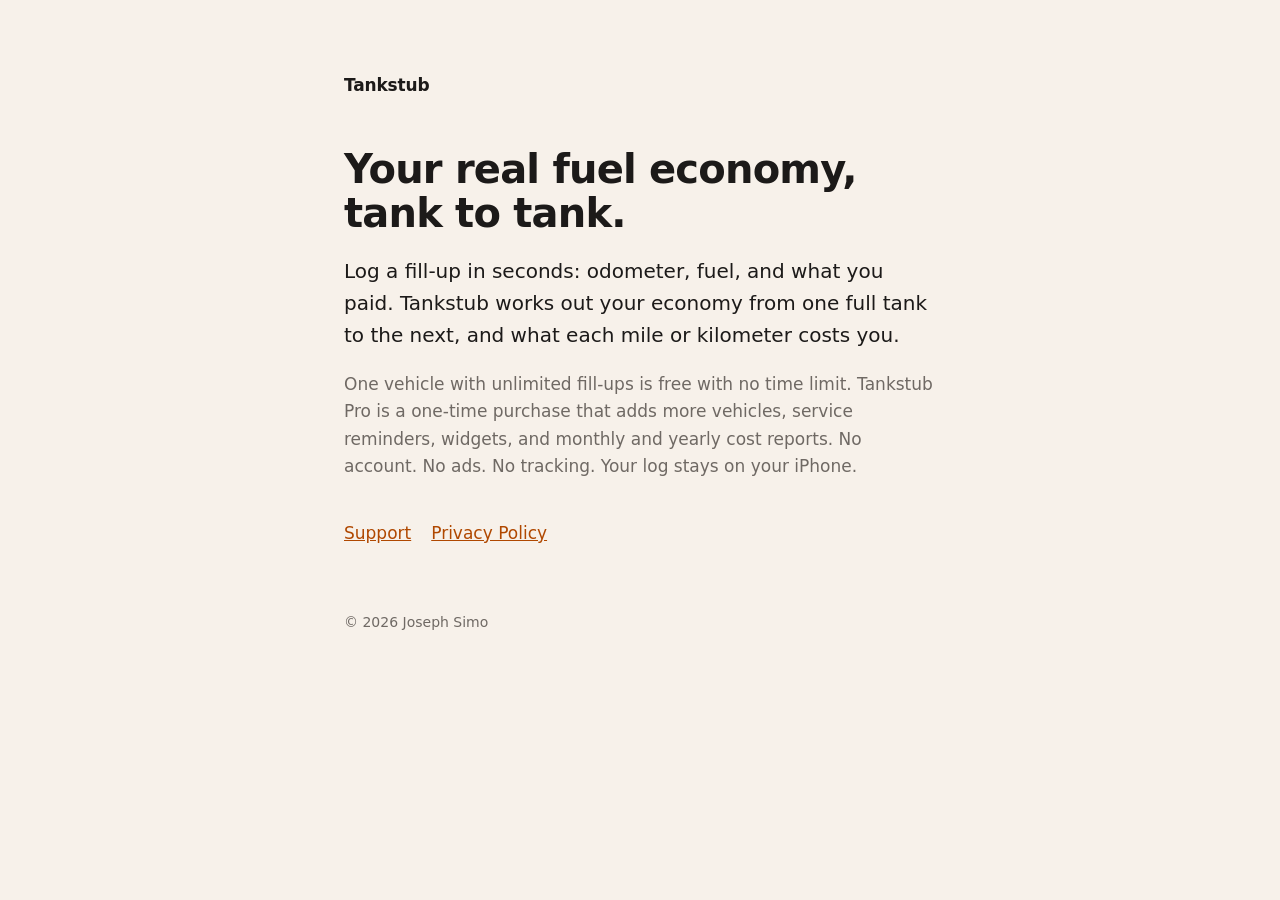
<file: index.html>
<!doctype html>
<html lang="en"><head><meta charset="utf-8"><meta name="viewport" content="width=device-width,initial-scale=1">
<title>Tankstub: MPG and fuel log</title>
<meta name="description" content="Tankstub logs every fill-up and shows your real fuel economy and what driving costs you. No account, no ads, no tracking.">
<link rel="stylesheet" href="./style.css"></head>
<body><main>
<header><a href="./">Tankstub</a></header>
<h1>Your real fuel economy, tank to tank.</h1>
<p class="lead">Log a fill-up in seconds: odometer, fuel, and what you paid. Tankstub works out your economy from one full tank to the next, and what each mile or kilometer costs you.</p>
<p>One vehicle with unlimited fill-ups is free with no time limit. Tankstub Pro is a one-time purchase that adds more vehicles, service reminders, widgets, and monthly and yearly cost reports. No account. No ads. No tracking. Your log stays on your iPhone.</p>
<nav><a href="support/">Support</a><a href="privacy/">Privacy Policy</a></nav>
<footer>&copy; 2026 Joseph Simo</footer>
</main></body></html>
</file>
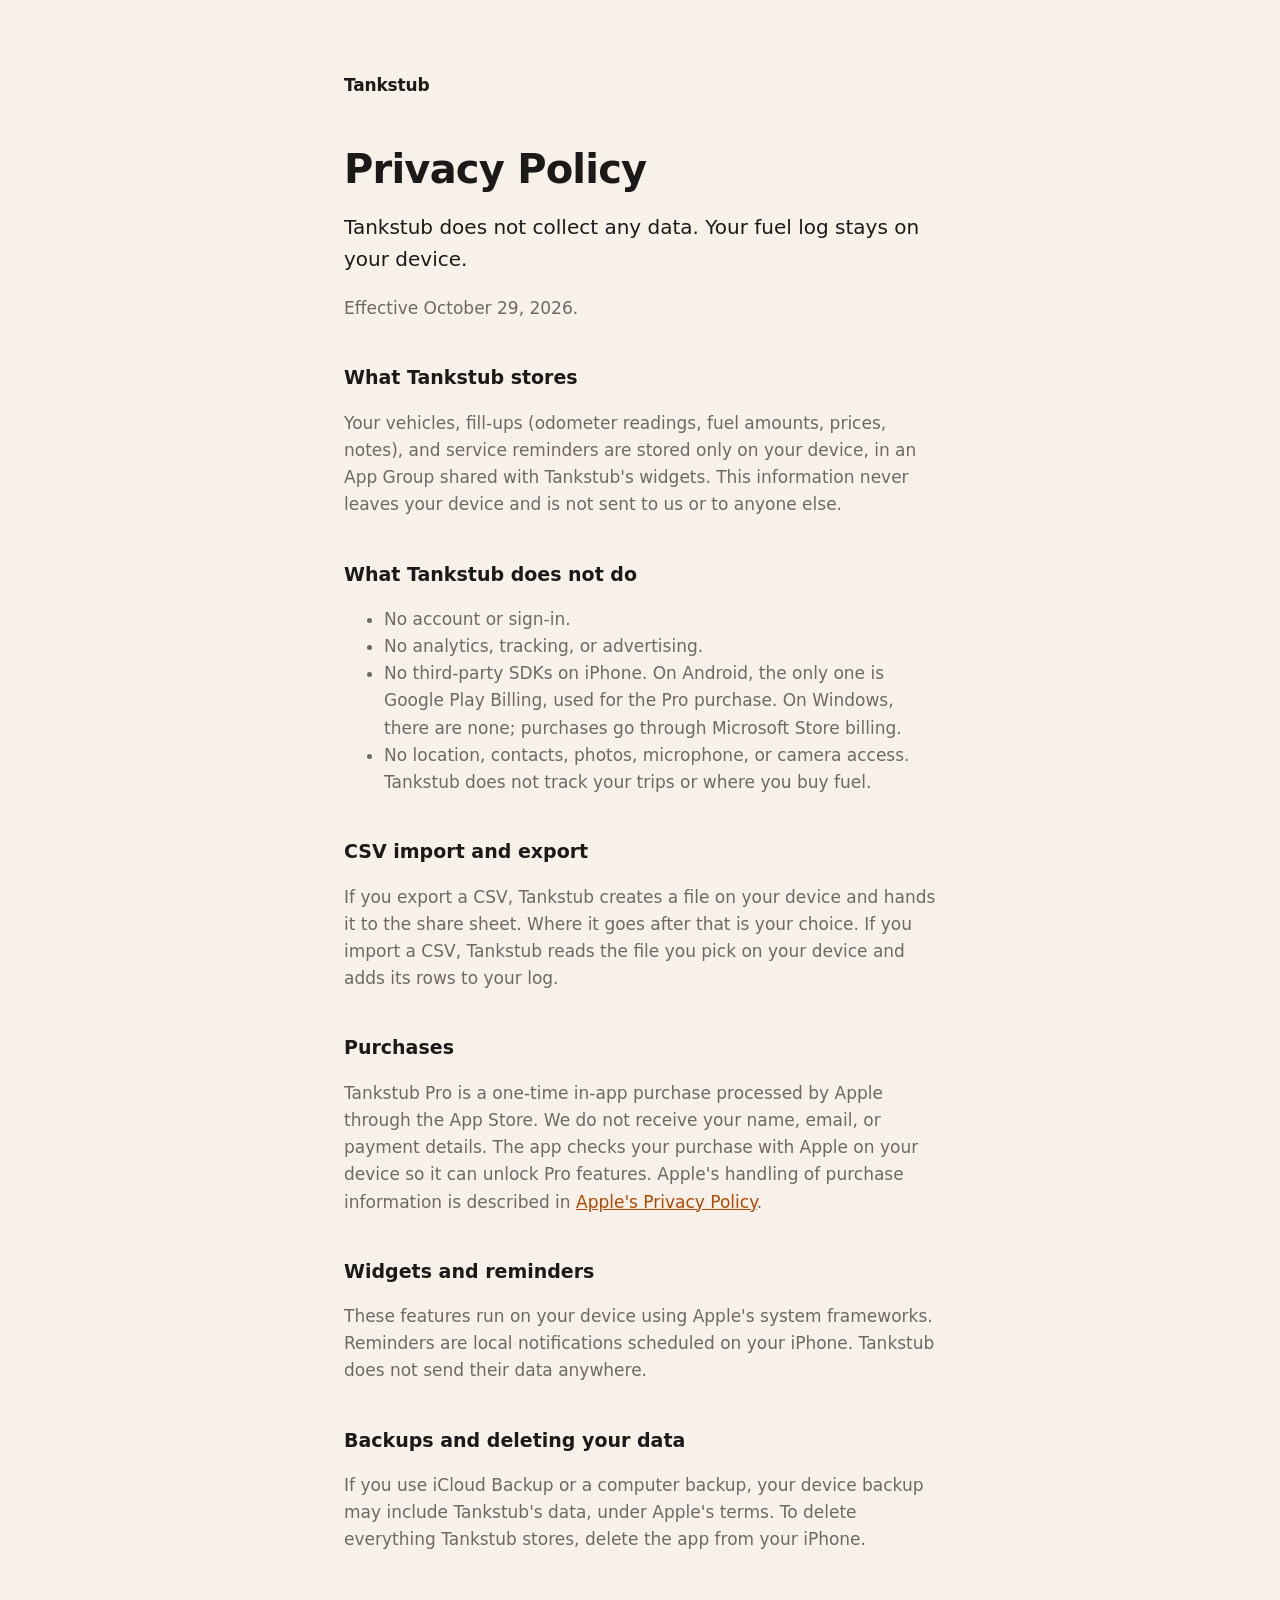
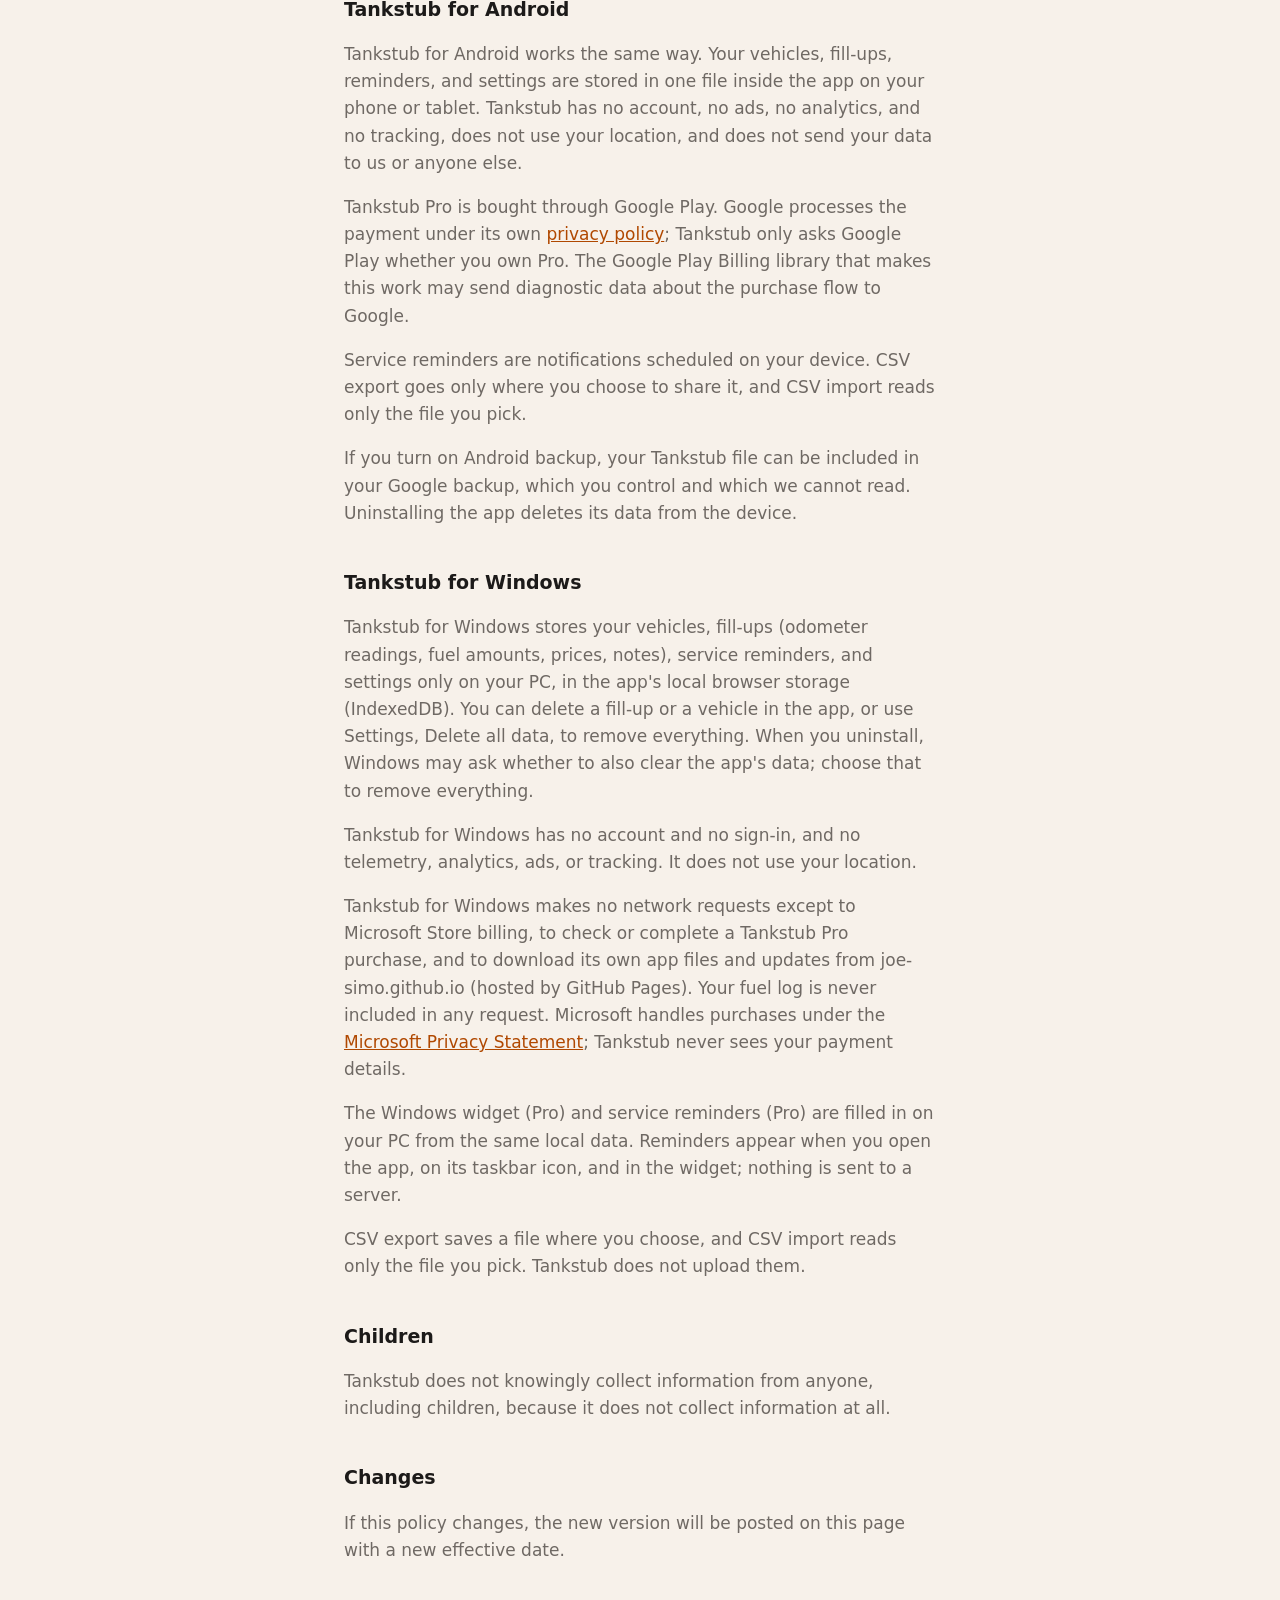
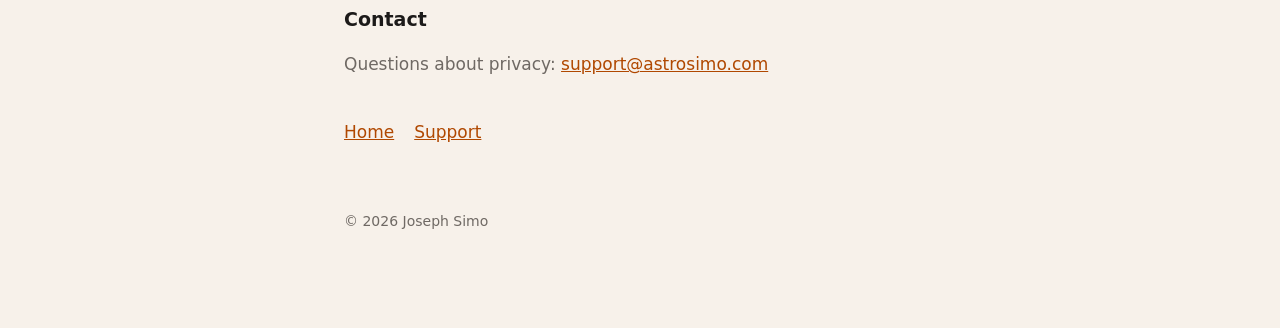
<file: privacy/index.html>
<!doctype html>
<html lang="en"><head><meta charset="utf-8"><meta name="viewport" content="width=device-width,initial-scale=1">
<title>Privacy Policy | Tankstub</title>
<meta name="description" content="Tankstub does not collect any data. Your fuel log stays on your device.">
<link rel="stylesheet" href="../style.css"></head>
<body><main>
<header><a href="../">Tankstub</a></header>
<h1>Privacy Policy</h1>
<p class="lead">Tankstub does not collect any data. Your fuel log stays on your device.</p>
<p>Effective October 29, 2026.</p>

<h2>What Tankstub stores</h2>
<p>Your vehicles, fill-ups (odometer readings, fuel amounts, prices, notes), and service reminders are stored only on your device, in an App Group shared with Tankstub's widgets. This information never leaves your device and is not sent to us or to anyone else.</p>

<h2>What Tankstub does not do</h2>
<ul>
<li>No account or sign-in.</li>
<li>No analytics, tracking, or advertising.</li>
<li>No third-party SDKs on iPhone. On Android, the only one is Google Play Billing, used for the Pro purchase. On Windows, there are none; purchases go through Microsoft Store billing.</li>
<li>No location, contacts, photos, microphone, or camera access. Tankstub does not track your trips or where you buy fuel.</li>
</ul>

<h2>CSV import and export</h2>
<p>If you export a CSV, Tankstub creates a file on your device and hands it to the share sheet. Where it goes after that is your choice. If you import a CSV, Tankstub reads the file you pick on your device and adds its rows to your log.</p>

<h2>Purchases</h2>
<p>Tankstub Pro is a one-time in-app purchase processed by Apple through the App Store. We do not receive your name, email, or payment details. The app checks your purchase with Apple on your device so it can unlock Pro features. Apple's handling of purchase information is described in <a href="https://www.apple.com/legal/privacy/">Apple's Privacy Policy</a>.</p>

<h2>Widgets and reminders</h2>
<p>These features run on your device using Apple's system frameworks. Reminders are local notifications scheduled on your iPhone. Tankstub does not send their data anywhere.</p>

<h2>Backups and deleting your data</h2>
<p>If you use iCloud Backup or a computer backup, your device backup may include Tankstub's data, under Apple's terms. To delete everything Tankstub stores, delete the app from your iPhone.</p>

<h2>Tankstub for Android</h2>
<p>Tankstub for Android works the same way. Your vehicles, fill-ups, reminders, and settings are stored in one file inside the app on your phone or tablet. Tankstub has no account, no ads, no analytics, and no tracking, does not use your location, and does not send your data to us or anyone else.</p>
<p>Tankstub Pro is bought through Google Play. Google processes the payment under its own <a href="https://policies.google.com/privacy">privacy policy</a>; Tankstub only asks Google Play whether you own Pro. The Google Play Billing library that makes this work may send diagnostic data about the purchase flow to Google.</p>
<p>Service reminders are notifications scheduled on your device. CSV export goes only where you choose to share it, and CSV import reads only the file you pick.</p>
<p>If you turn on Android backup, your Tankstub file can be included in your Google backup, which you control and which we cannot read. Uninstalling the app deletes its data from the device.</p>

<h2>Tankstub for Windows</h2>
<p>Tankstub for Windows stores your vehicles, fill-ups (odometer readings, fuel amounts, prices, notes), service reminders, and settings only on your PC, in the app's local browser storage (IndexedDB). You can delete a fill-up or a vehicle in the app, or use Settings, Delete all data, to remove everything. When you uninstall, Windows may ask whether to also clear the app's data; choose that to remove everything.</p>
<p>Tankstub for Windows has no account and no sign-in, and no telemetry, analytics, ads, or tracking. It does not use your location.</p>
<p>Tankstub for Windows makes no network requests except to Microsoft Store billing, to check or complete a Tankstub Pro purchase, and to download its own app files and updates from joe-simo.github.io (hosted by GitHub Pages). Your fuel log is never included in any request. Microsoft handles purchases under the <a href="https://privacy.microsoft.com/privacystatement">Microsoft Privacy Statement</a>; Tankstub never sees your payment details.</p>
<p>The Windows widget (Pro) and service reminders (Pro) are filled in on your PC from the same local data. Reminders appear when you open the app, on its taskbar icon, and in the widget; nothing is sent to a server.</p>
<p>CSV export saves a file where you choose, and CSV import reads only the file you pick. Tankstub does not upload them.</p>

<h2>Children</h2>
<p>Tankstub does not knowingly collect information from anyone, including children, because it does not collect information at all.</p>

<h2>Changes</h2>
<p>If this policy changes, the new version will be posted on this page with a new effective date.</p>

<h2>Contact</h2>
<p>Questions about privacy: <a href="mailto:support@astrosimo.com">support@astrosimo.com</a></p>
<nav><a href="../">Home</a><a href="../support/">Support</a></nav>
<footer>&copy; 2026 Joseph Simo</footer>
</main></body></html>
</file>
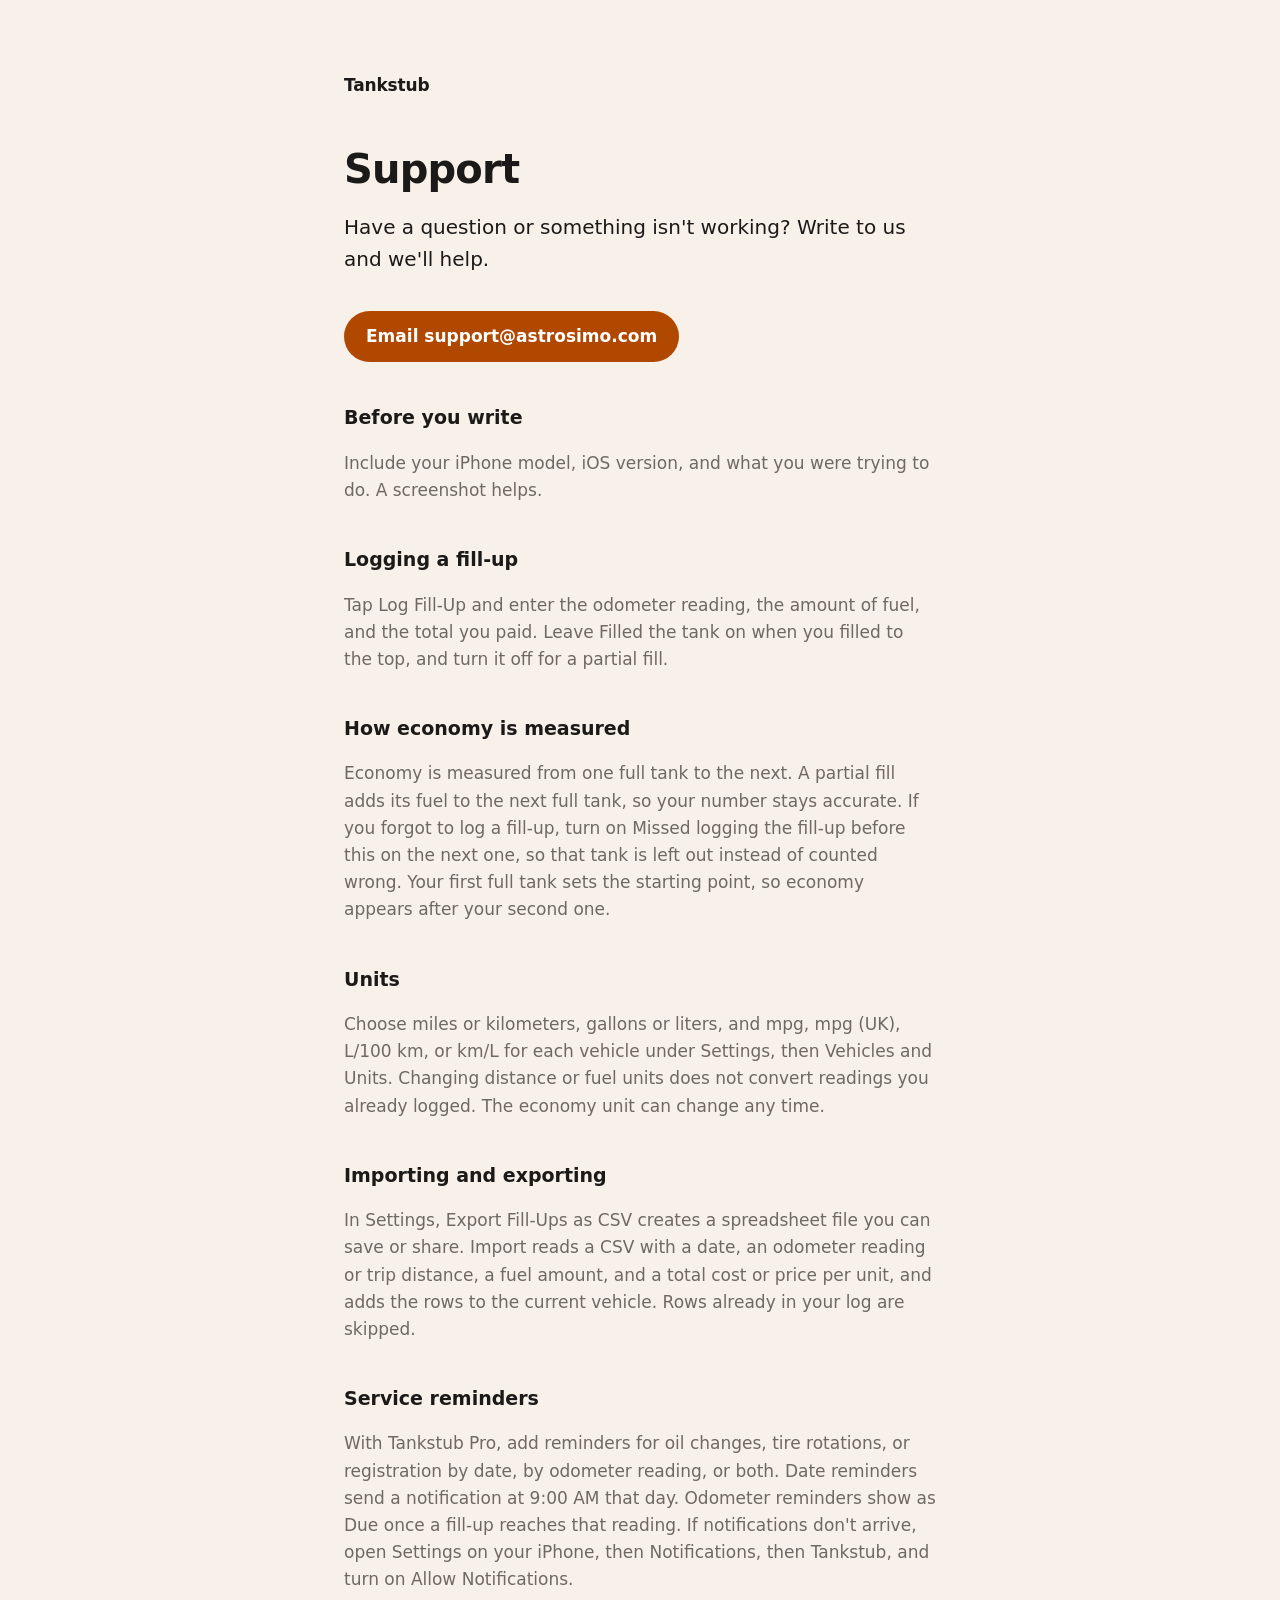
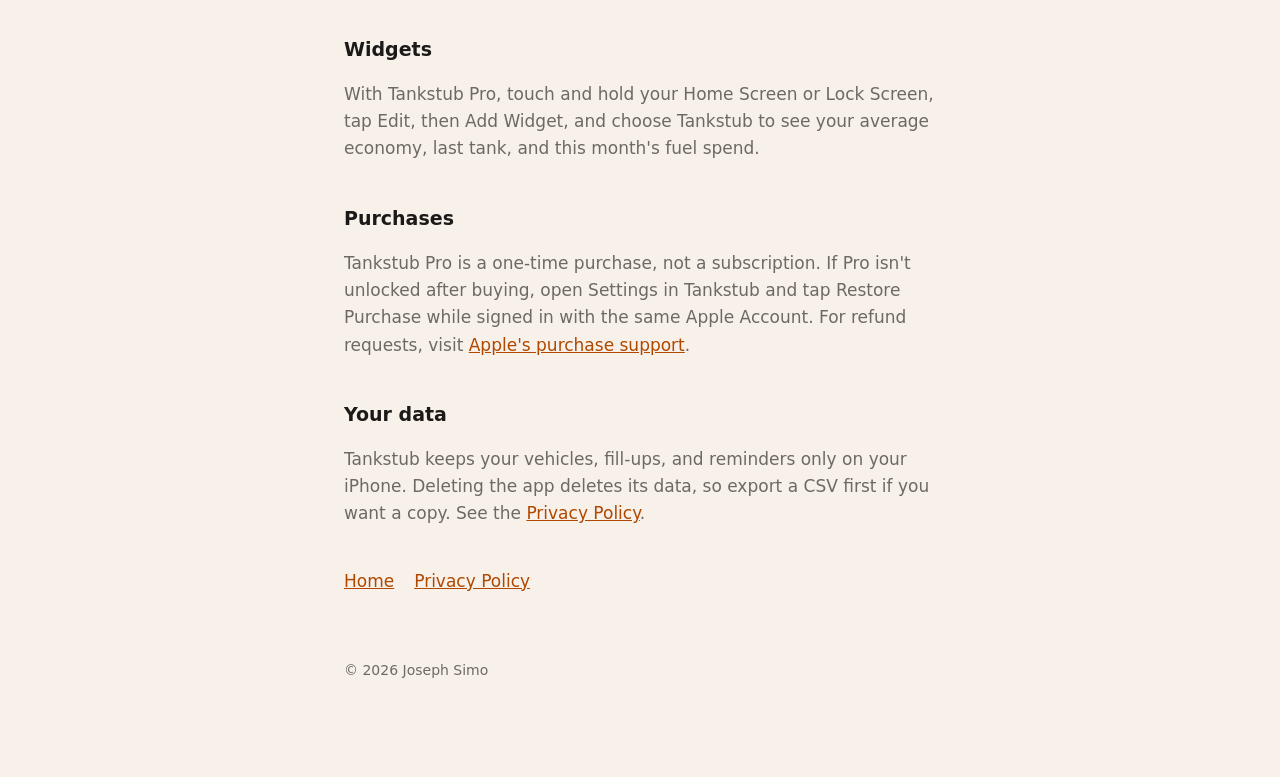
<file: support/index.html>
<!doctype html>
<html lang="en"><head><meta charset="utf-8"><meta name="viewport" content="width=device-width,initial-scale=1">
<title>Support | Tankstub</title>
<meta name="description" content="Help with Tankstub, the fuel economy and fill-up log.">
<link rel="stylesheet" href="../style.css"></head>
<body><main>
<header><a href="../">Tankstub</a></header>
<h1>Support</h1>
<p class="lead">Have a question or something isn't working? Write to us and we'll help.</p>
<a class="button" href="mailto:support@astrosimo.com?subject=Tankstub%20support">Email support@astrosimo.com</a>

<h2>Before you write</h2>
<p>Include your iPhone model, iOS version, and what you were trying to do. A screenshot helps.</p>

<h2>Logging a fill-up</h2>
<p>Tap Log Fill-Up and enter the odometer reading, the amount of fuel, and the total you paid. Leave Filled the tank on when you filled to the top, and turn it off for a partial fill.</p>

<h2>How economy is measured</h2>
<p>Economy is measured from one full tank to the next. A partial fill adds its fuel to the next full tank, so your number stays accurate. If you forgot to log a fill-up, turn on Missed logging the fill-up before this on the next one, so that tank is left out instead of counted wrong. Your first full tank sets the starting point, so economy appears after your second one.</p>

<h2>Units</h2>
<p>Choose miles or kilometers, gallons or liters, and mpg, mpg (UK), L/100 km, or km/L for each vehicle under Settings, then Vehicles and Units. Changing distance or fuel units does not convert readings you already logged. The economy unit can change any time.</p>

<h2>Importing and exporting</h2>
<p>In Settings, Export Fill-Ups as CSV creates a spreadsheet file you can save or share. Import reads a CSV with a date, an odometer reading or trip distance, a fuel amount, and a total cost or price per unit, and adds the rows to the current vehicle. Rows already in your log are skipped.</p>

<h2>Service reminders</h2>
<p>With Tankstub Pro, add reminders for oil changes, tire rotations, or registration by date, by odometer reading, or both. Date reminders send a notification at 9:00 AM that day. Odometer reminders show as Due once a fill-up reaches that reading. If notifications don't arrive, open Settings on your iPhone, then Notifications, then Tankstub, and turn on Allow Notifications.</p>

<h2>Widgets</h2>
<p>With Tankstub Pro, touch and hold your Home Screen or Lock Screen, tap Edit, then Add Widget, and choose Tankstub to see your average economy, last tank, and this month's fuel spend.</p>

<h2>Purchases</h2>
<p>Tankstub Pro is a one-time purchase, not a subscription. If Pro isn't unlocked after buying, open Settings in Tankstub and tap Restore Purchase while signed in with the same Apple Account. For refund requests, visit <a href="https://reportaproblem.apple.com">Apple's purchase support</a>.</p>

<h2>Your data</h2>
<p>Tankstub keeps your vehicles, fill-ups, and reminders only on your iPhone. Deleting the app deletes its data, so export a CSV first if you want a copy. See the <a href="../privacy/">Privacy Policy</a>.</p>
<nav><a href="../">Home</a><a href="../privacy/">Privacy Policy</a></nav>
<footer>&copy; 2026 Joseph Simo</footer>
</main></body></html>
</file>
<file: style.css>
:root{--bg:#f7f1ea;--fg:#1c1a19;--muted:#6f6964;--accent:#b04800;--card:#fff}
@media (prefers-color-scheme:dark){:root{--bg:#1a1511;--fg:#f5f2ee;--muted:#aaa49e;--accent:#ff9f5a;--card:#261f19}}
*{box-sizing:border-box}
body{margin:0;background:var(--bg);color:var(--fg);font:17px/1.6 -apple-system,BlinkMacSystemFont,"SF Pro Text","Inter",system-ui,sans-serif;-webkit-font-smoothing:antialiased}
main{max-width:640px;margin:0 auto;padding:72px 24px 96px}
header a{color:var(--fg);text-decoration:none;font-weight:600;letter-spacing:-.01em}
h1{font-size:40px;line-height:1.1;letter-spacing:-.02em;margin:48px 0 12px}
h2{font-size:19px;margin:40px 0 6px}
p,li{color:var(--muted)}
.lead{font-size:20px;color:var(--fg)}
a{color:var(--accent)}
.button{display:inline-block;margin-top:16px;padding:12px 22px;border-radius:999px;background:var(--accent);color:#fff;text-decoration:none;font-weight:600}
nav{margin-top:40px;display:flex;gap:20px}
footer{margin-top:64px;font-size:14px;color:var(--muted)}
</file>
